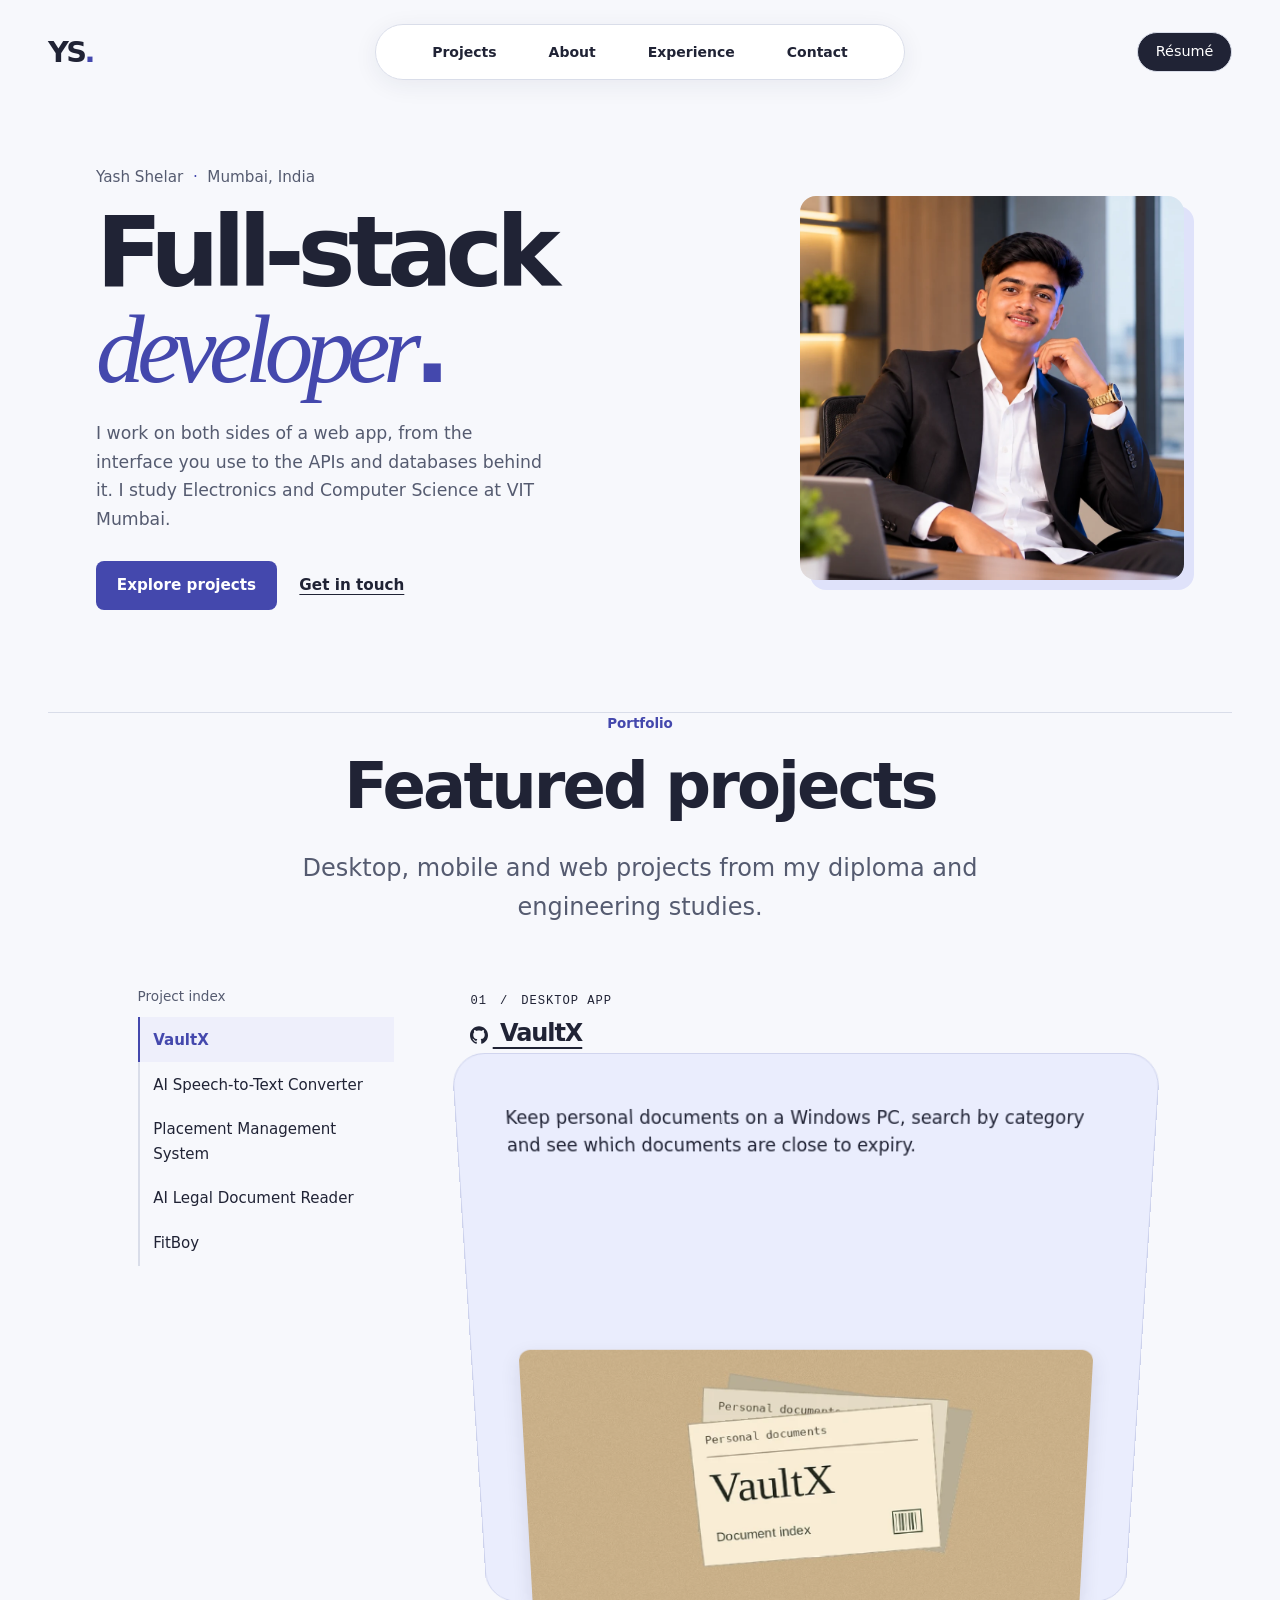
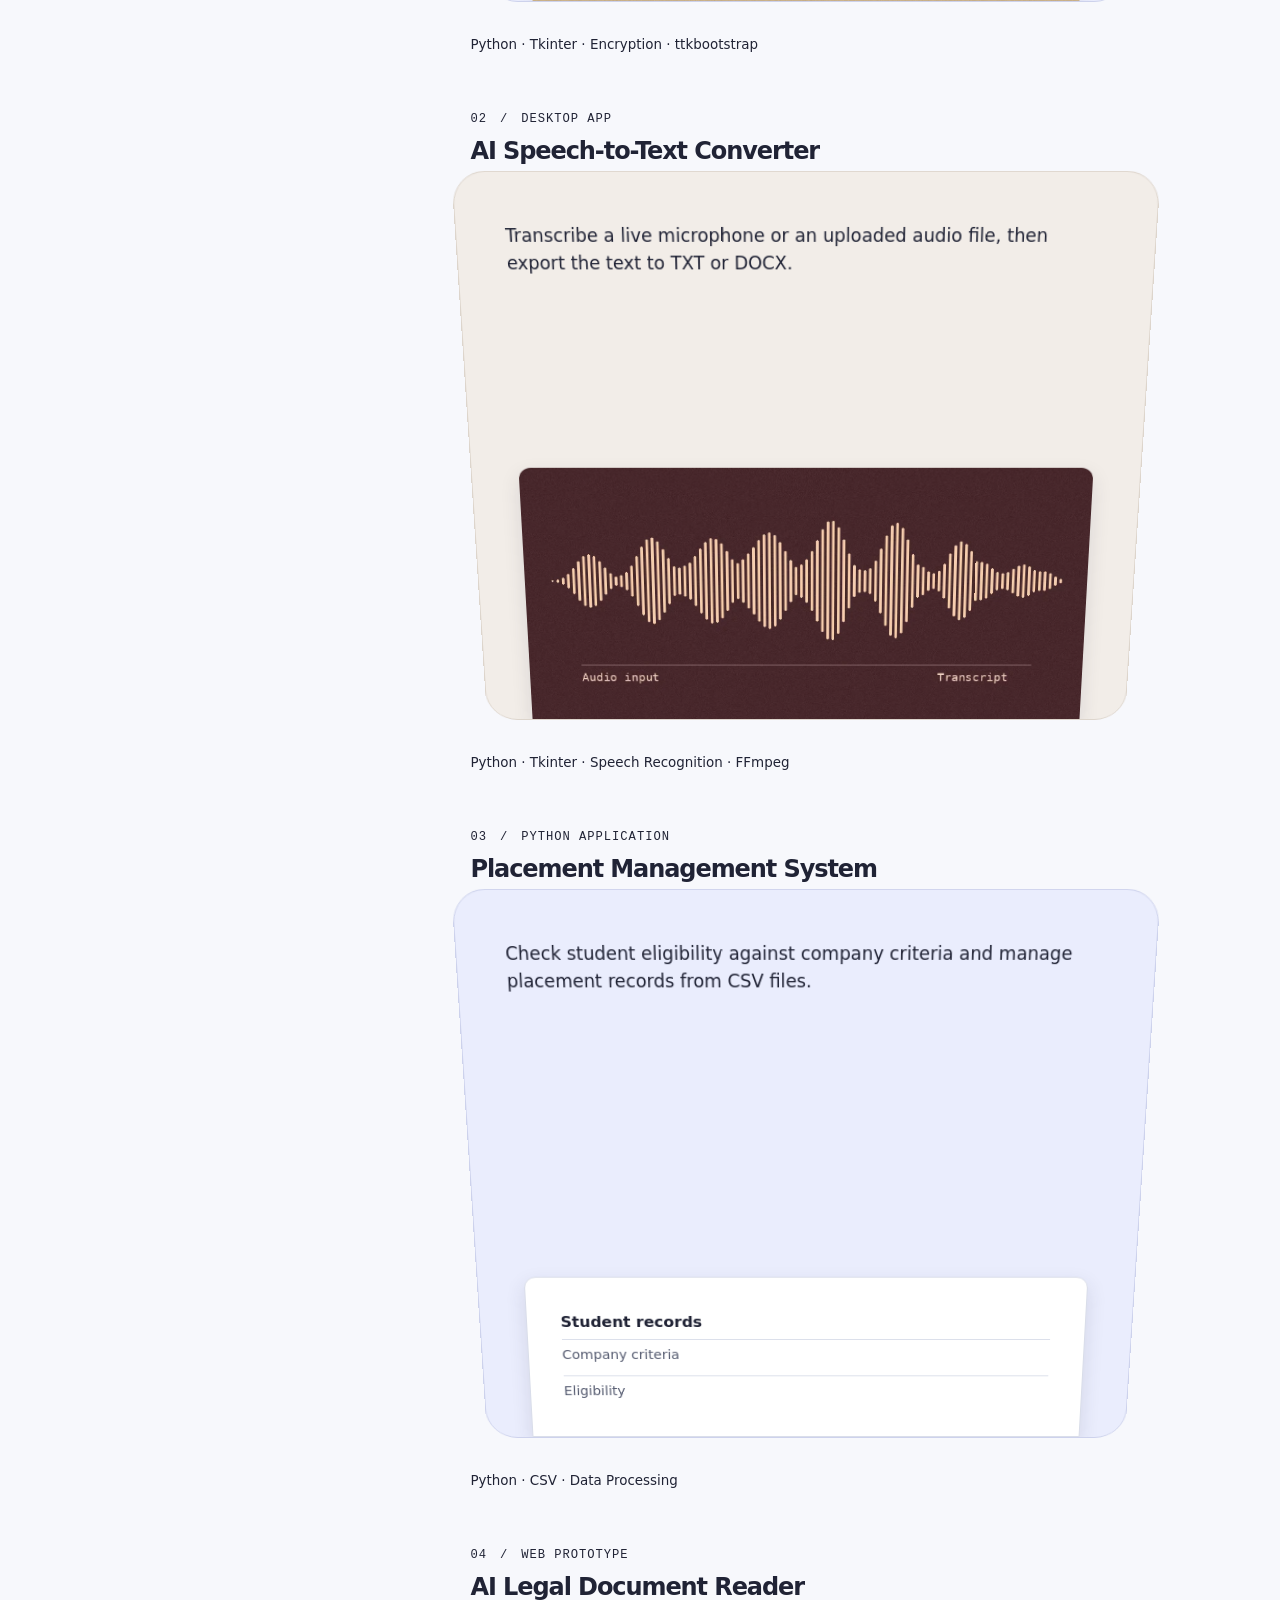
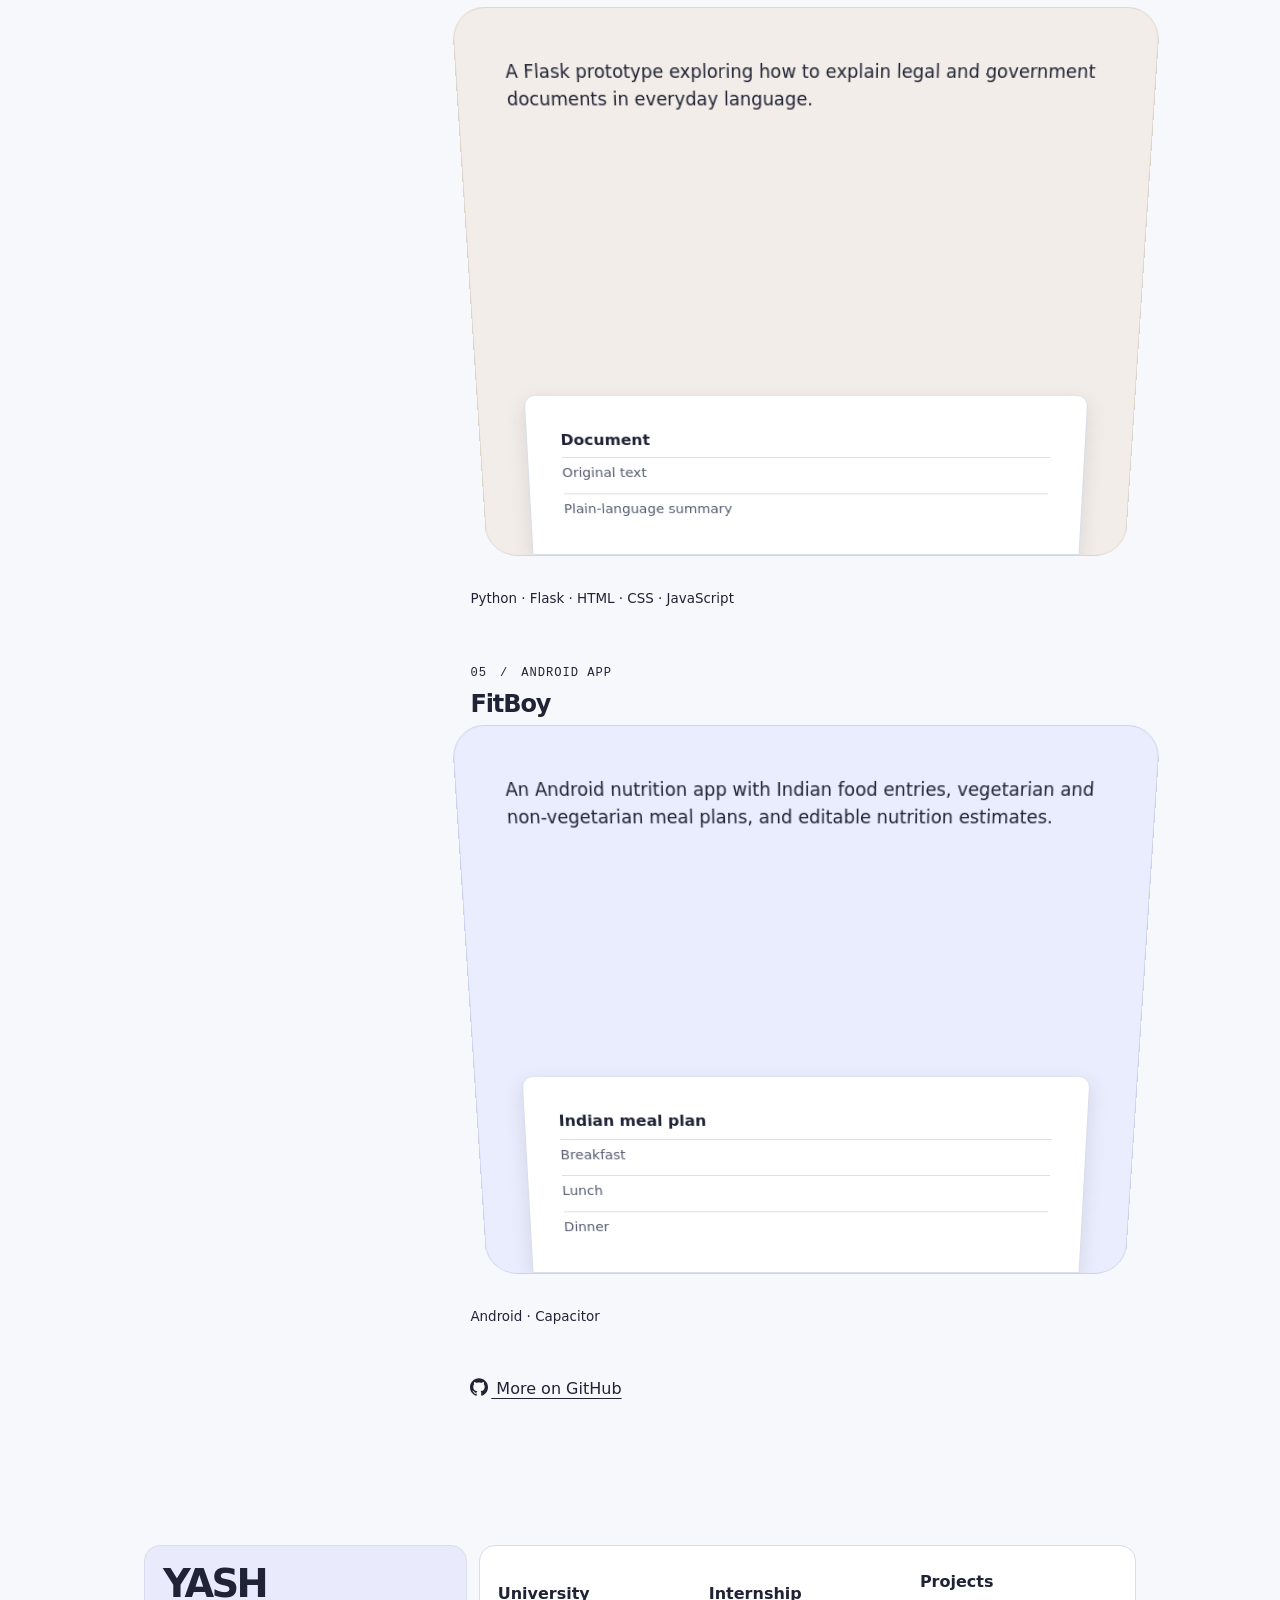
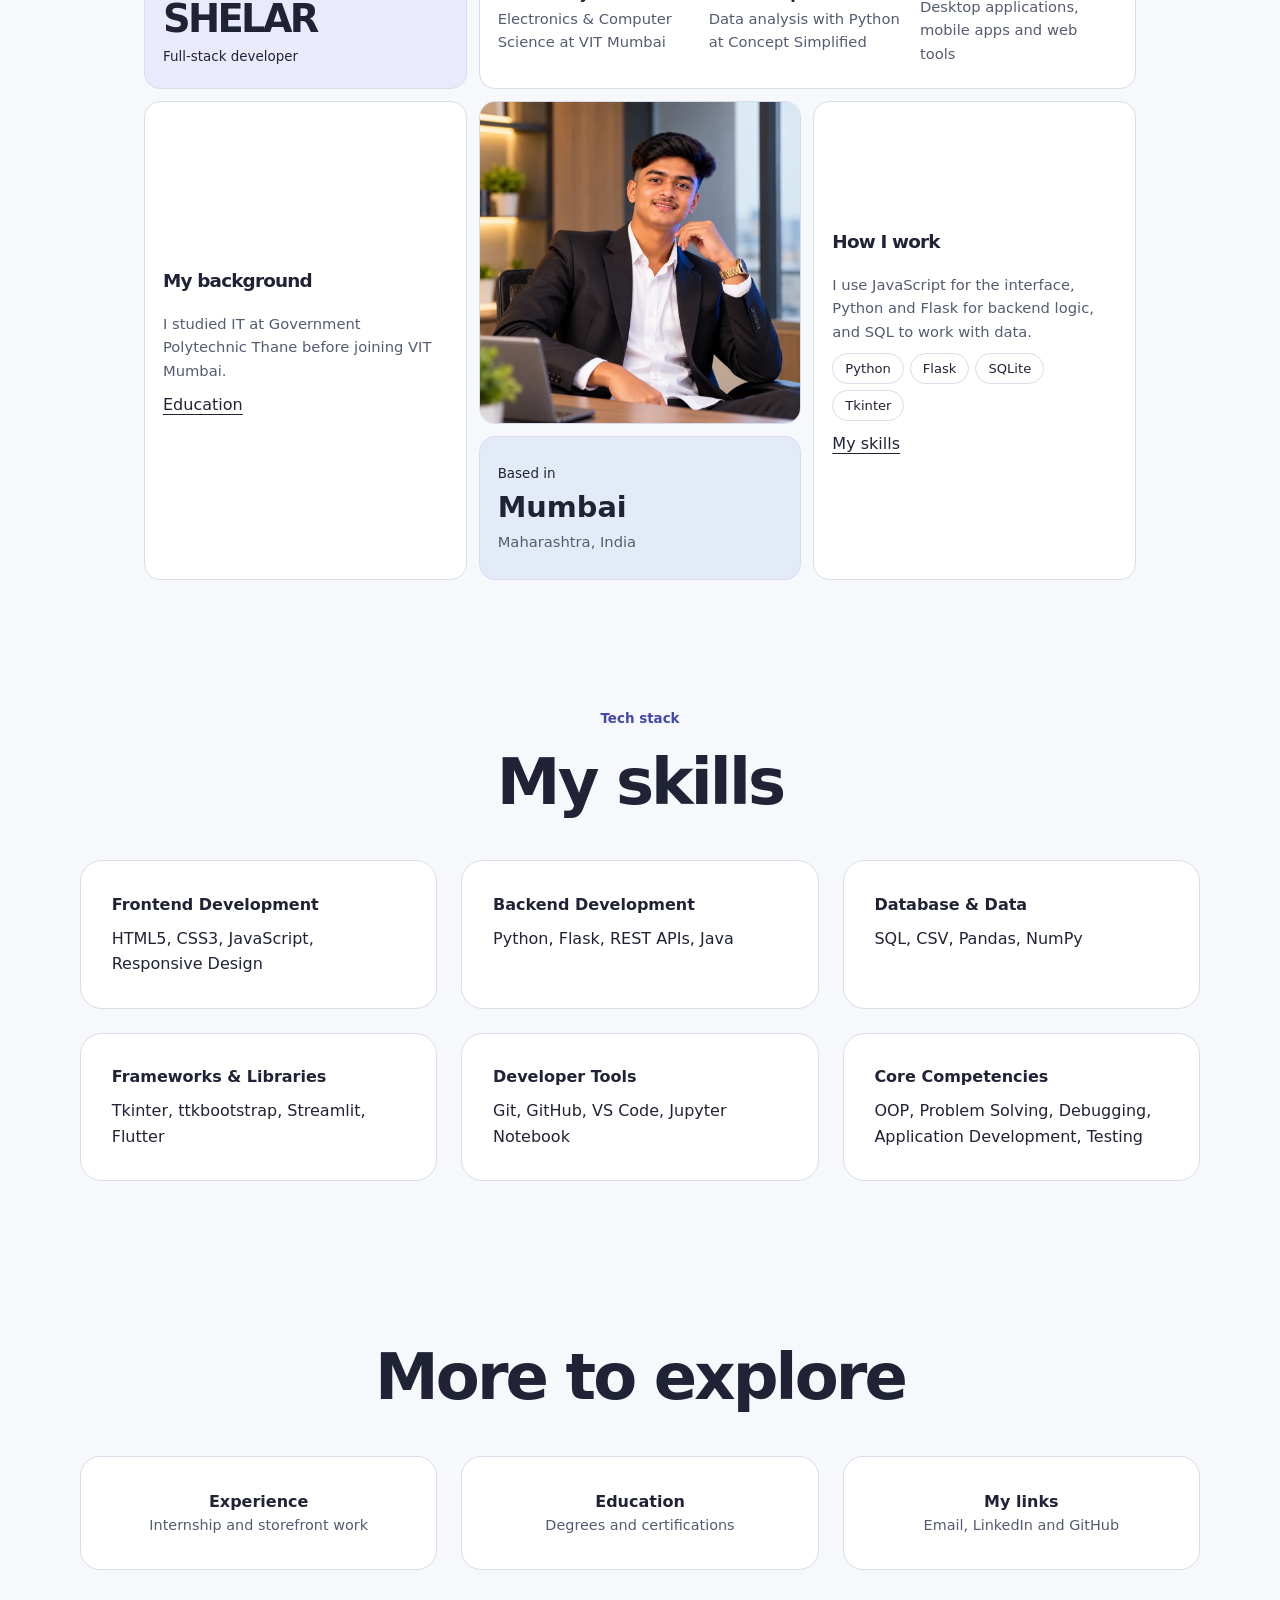
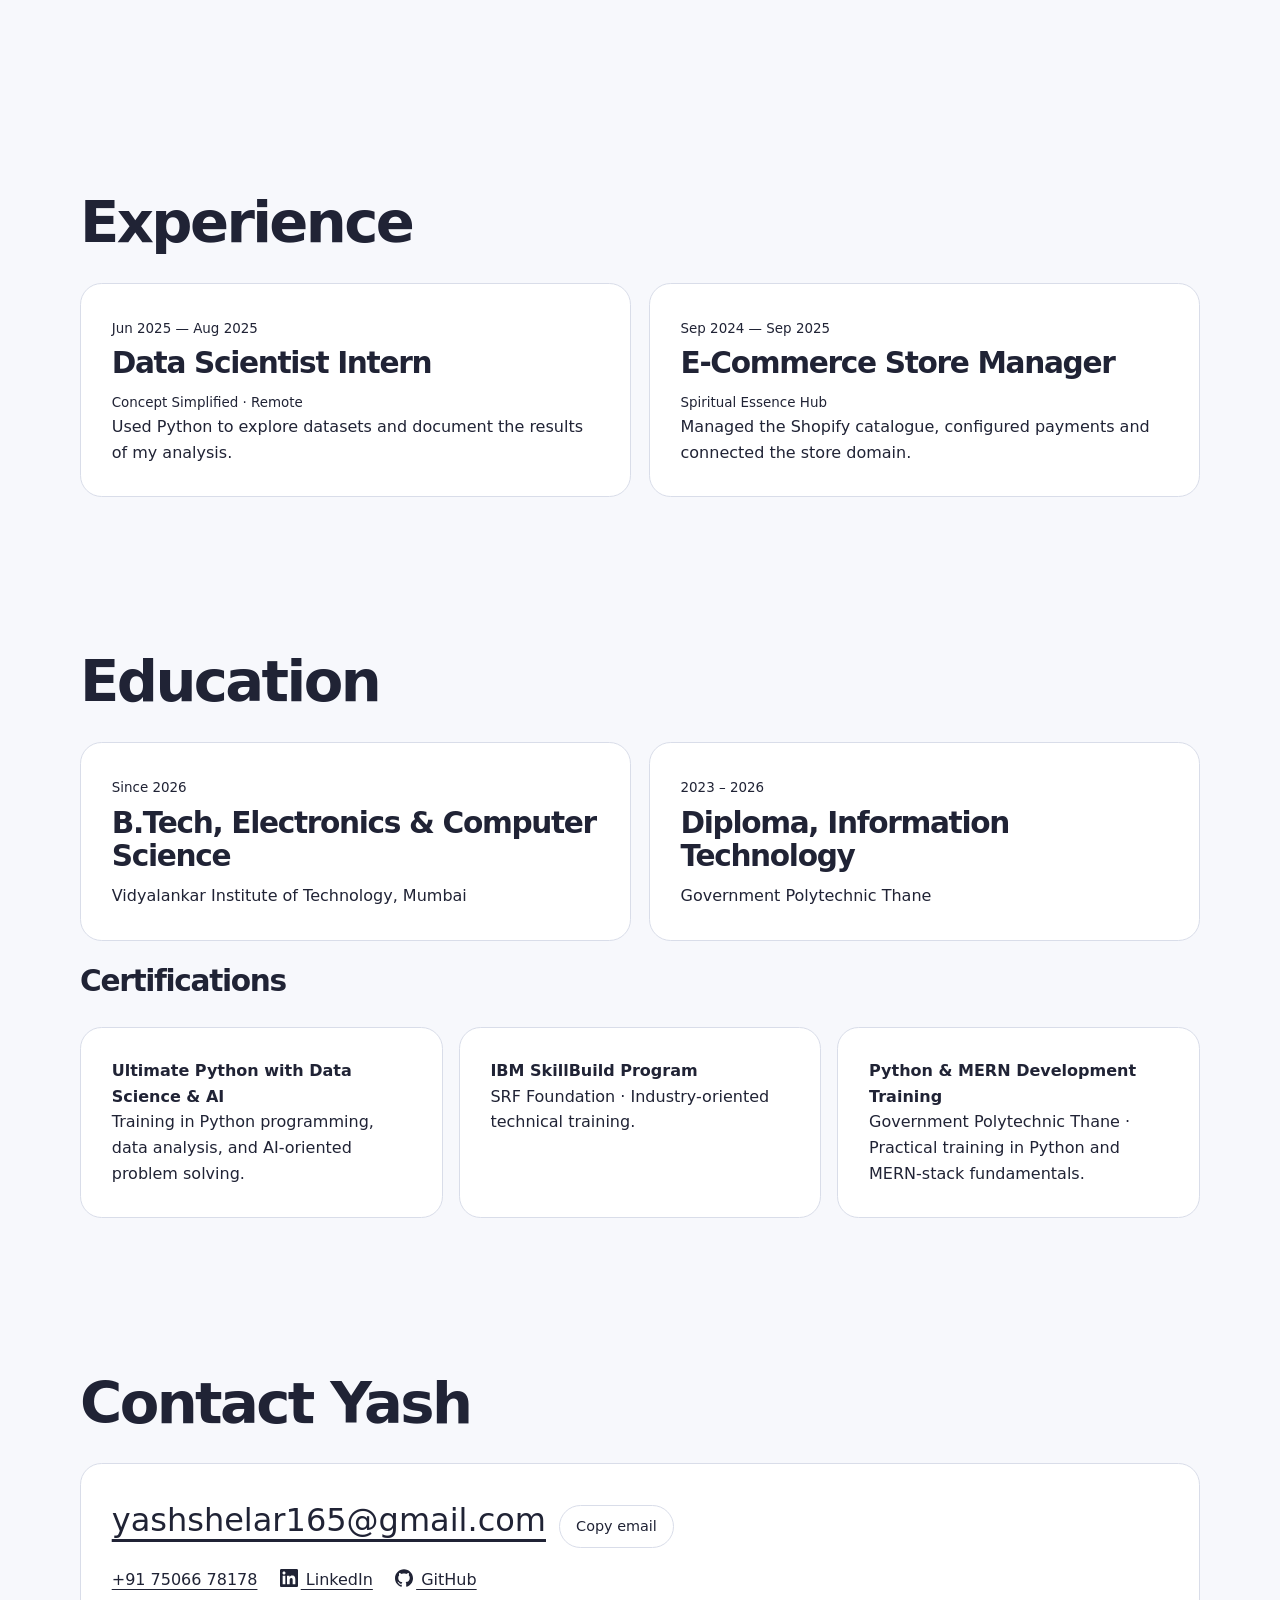
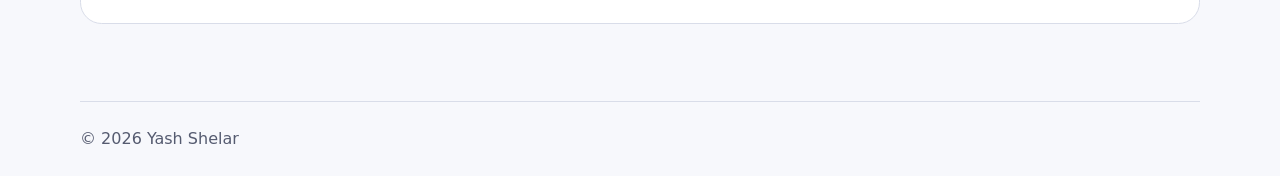
<file: index.html>
<!doctype html>
<html lang="en">
  <head>
    <meta charset="utf-8">
    <meta name="viewport" content="width=device-width, initial-scale=1">
    <title>Yash Shelar — Full-stack developer in Mumbai</title>
    <meta name="description" content="Yash Shelar is a full-stack developer in Mumbai working with JavaScript, Python, Flask and SQL. Explore his work, experience and technical skills.">
    <link rel="canonical" href="https://www.yashshelar.me/">
    <meta property="og:type" content="website">
    <meta property="og:url" content="https://www.yashshelar.me/">
    <meta property="og:title" content="Yash Shelar — Full-stack developer in Mumbai">
    <meta property="og:description" content="Yash Shelar is a full-stack developer in Mumbai working with JavaScript, Python, Flask and SQL. Explore his work, experience and technical skills.">
    <meta property="og:image" content="https://www.yashshelar.me/assets/portfolio-overview-v6.jpg">
    <link rel="image_src" href="https://www.yashshelar.me/assets/portfolio-overview-v6.jpg">
    <meta property="og:image:secure_url" content="https://www.yashshelar.me/assets/portfolio-overview-v6.jpg">
    <meta property="og:image:type" content="image/jpeg">
    <meta property="og:image:width" content="1200">
    <meta property="og:image:height" content="630">
    <meta property="og:image:alt" content="Yash Shelar’s full-stack portfolio with its homepage introduction and featured project previews.">
    <meta name="twitter:card" content="summary_large_image">
    <meta name="twitter:image" content="https://www.yashshelar.me/assets/portfolio-overview-v6.jpg">
    <script>
      document.documentElement.classList.add('js');
      try {
        const seen = sessionStorage.getItem('ys-intro-seen');
        if (!seen && !location.hash && !matchMedia('(prefers-reduced-motion: reduce)').matches) {
          document.documentElement.classList.add('play-intro');
        }
        sessionStorage.setItem('ys-intro-seen', '1');
      } catch { /* Storage is optional. The page opens immediately without it. */ }
      addEventListener('pageshow', event => {
        if (event.persisted) document.documentElement.classList.remove('play-intro');
      });
    </script>
    <link rel="stylesheet" href="style.css">
  </head>
  <body>
    <div class="opening-mark" aria-hidden="true"></div>
    <a class="skip" href="#home">Skip to content</a>
    <header>
      <div class="bar">
        <a class="brand" aria-label="YS home" href="#home">YS<span>.</span>
        </a>
        <button id="menu-toggle" aria-expanded="false" aria-controls="section-nav">Menu</button>
        <nav id="section-nav" aria-label="Main navigation">
          <a href="#projects">Projects</a>
          <a href="#about">About</a>
          <a href="#experience">Experience</a>
          <a href="#contact">Contact</a>
        </nav>
        <a class="resume" href="assets/resume.pdf" download>Résumé</a>
      </div>
    </header>
    <main>
      <section id="home" class="hero">
        <div class="landing">
          <div class="intro-copy">
            <p class="byline">Yash Shelar <span>·</span> Mumbai, India</p>
            <h1>Full-stack<br><em>developer</em><span>.</span></h1>
            <p class="hero-projects">I work on both sides of a web app, from the interface you use to the APIs and databases behind it. I study Electronics and Computer Science at VIT Mumbai.</p>
            <div class="pills"><a href="#projects">Explore projects</a><a href="#contact">Get in touch</a></div>
          </div>
          <figure class="profile-panel"><img src="assets/hero.webp" alt="Yash Shelar" width="1000" height="1000" fetchpriority="high"></figure>
        </div>
      </section>
      <section class="entry" id="projects">
        <small class="section-label">Portfolio</small>
        <h2>Featured projects</h2>
        <p class="section-copy">Desktop, mobile and web projects from my diploma and engineering studies.</p>
        <div class="project-layout">
          <aside class="project-index" aria-label="Project index">
            <p>Project index</p>
            <div class="index-links">
              <a href="#vaultx">VaultX</a>
              <a href="#speech-to-text">AI Speech-to-Text Converter</a>
              <a href="#placement-management">Placement Management System</a>
              <a href="#legal-reader">AI Legal Document Reader</a>
              <a href="#fitboy">FitBoy</a>
            </div>
            <details id="project-menu">
              <summary>Jump to project</summary>
              <div class="index-links">
              <a href="#vaultx">VaultX</a>
              <a href="#speech-to-text">AI Speech-to-Text Converter</a>
              <a href="#placement-management">Placement Management System</a>
              <a href="#legal-reader">AI Legal Document Reader</a>
              <a href="#fitboy">FitBoy</a>
              </div>
            </details>
          </aside>
          <div class="project-list">
          <article id="vaultx">
            <small class="kind">01　/　Desktop app</small>
            <h3>
              <a href="https://github.com/yash0999514/VAULTXDS.PP"><svg class="brand-icon" width="18" height="18" viewBox="0 0 24 24" fill="currentColor" aria-hidden="true" focusable="false"><path d="M12 .297c-6.63 0-12 5.373-12 12 0 5.303 3.438 9.8 8.205 11.385.6.113.82-.258.82-.577 0-.285-.01-1.04-.015-2.04-3.338.724-4.042-1.61-4.042-1.61C4.422 18.07 3.633 17.7 3.633 17.7c-1.087-.744.084-.729.084-.729 1.205.084 1.838 1.236 1.838 1.236 1.07 1.835 2.809 1.305 3.495.998.108-.776.417-1.305.76-1.605-2.665-.3-5.466-1.332-5.466-5.93 0-1.31.465-2.38 1.235-3.22-.135-.303-.54-1.523.105-3.176 0 0 1.005-.322 3.3 1.23.96-.267 1.98-.399 3-.405 1.02.006 2.04.138 3 .405 2.28-1.552 3.285-1.23 3.285-1.23.645 1.653.24 2.873.12 3.176.765.84 1.23 1.91 1.23 3.22 0 4.61-2.805 5.625-5.475 5.92.42.36.81 1.096.81 2.22 0 1.606-.015 2.896-.015 3.286 0 .315.21.69.825.57C20.565 22.092 24 17.592 24 12.297c0-6.627-5.373-12-12-12"/></svg> VaultX</a>
            </h3>
            <div class="project-screen">
              <p>Keep personal documents on a Windows PC, search by category and see which documents are close to expiry.</p>
              <img class="work-image" src="assets/vaultx-cover.webp" width="850" height="400" alt="Illustrated personal document index for VaultX" loading="lazy">
            </div>
            <div class="tech">Python · Tkinter · Encryption · ttkbootstrap</div>
          </article>
          <article id="speech-to-text">
            <small class="kind">02　/　Desktop app</small>
            <h3>AI Speech-to-Text Converter</h3>
            <div class="project-screen">
              <p>Transcribe a live microphone or an uploaded audio file, then export the text to TXT or DOCX.</p>
              <img class="work-image" src="assets/speech-cover.webp" width="850" height="400" alt="Audio waveform for the speech transcription project" loading="lazy">
            </div>
            <div class="tech">Python · Tkinter · Speech Recognition · FFmpeg</div>
          </article>
          <article id="placement-management">
            <small class="kind">03　/　Python application</small>
            <h3>Placement Management System</h3>
            <div class="project-screen">
              <p>Check student eligibility against company criteria and manage placement records from CSV files.</p>
              <div class="sample" aria-label="Project illustration">
                <strong>Student records</strong>
                <span>Company criteria</span>
                <span>Eligibility</span>
              </div>
            </div>
            <div class="tech">Python · CSV · Data Processing</div>
          </article>
          <article id="legal-reader">
            <small class="kind">04　/　Web prototype</small>
            <h3>AI Legal Document Reader</h3>
            <div class="project-screen">
              <p>A Flask prototype exploring how to explain legal and government documents in everyday language.</p>
              <div class="sample" aria-label="Project illustration">
                <strong>Document</strong>
                <span>Original text</span>
                <span>Plain-language summary</span>
              </div>
            </div>
            <div class="tech">Python · Flask · HTML · CSS · JavaScript</div>
          </article>
          <article id="fitboy">
            <small class="kind">05　/　Android app</small>
            <h3>FitBoy</h3>
            <div class="project-screen">
              <p>An Android nutrition app with Indian food entries, vegetarian and non-vegetarian meal plans, and editable nutrition estimates.</p>
              <div class="sample" aria-label="Project illustration">
                <strong>Indian meal plan</strong>
                <span>Breakfast</span>
                <span>Lunch</span>
                <span>Dinner</span>
              </div>
            </div>
            <div class="tech">Android · Capacitor</div>
          </article>
          <a href="https://github.com/yash0999514"><svg class="brand-icon" width="18" height="18" viewBox="0 0 24 24" fill="currentColor" aria-hidden="true" focusable="false"><path d="M12 .297c-6.63 0-12 5.373-12 12 0 5.303 3.438 9.8 8.205 11.385.6.113.82-.258.82-.577 0-.285-.01-1.04-.015-2.04-3.338.724-4.042-1.61-4.042-1.61C4.422 18.07 3.633 17.7 3.633 17.7c-1.087-.744.084-.729.084-.729 1.205.084 1.838 1.236 1.838 1.236 1.07 1.835 2.809 1.305 3.495.998.108-.776.417-1.305.76-1.605-2.665-.3-5.466-1.332-5.466-5.93 0-1.31.465-2.38 1.235-3.22-.135-.303-.54-1.523.105-3.176 0 0 1.005-.322 3.3 1.23.96-.267 1.98-.399 3-.405 1.02.006 2.04.138 3 .405 2.28-1.552 3.285-1.23 3.285-1.23.645 1.653.24 2.873.12 3.176.765.84 1.23 1.91 1.23 3.22 0 4.61-2.805 5.625-5.475 5.92.42.36.81 1.096.81 2.22 0 1.606-.015 2.896-.015 3.286 0 .315.21.69.825.57C20.565 22.092 24 17.592 24 12.297c0-6.627-5.373-12-12-12"/></svg> More on GitHub</a>
        </div>
        </div>
      </section>
      <section id="about" aria-label="About Yash">
        <div class="mosaic">
          <div class="nameplate">
            <strong>YASH<br>SHELAR</strong>
            <small>Full-stack developer</small>
          </div>
          <div class="facts">
            <a href="#education">
              <b>University</b>
              <span>Electronics &amp; Computer Science at VIT Mumbai</span>
            </a>
            <a href="#experience">
              <b>Internship</b>
              <span>Data analysis with Python at Concept Simplified</span>
            </a>
            <a href="#projects">
              <b>Projects</b>
              <span>Desktop applications, mobile apps and web tools</span>
            </a>
          </div>
          <div class="focus">
            <h3>My background</h3>
            <p>I studied IT at Government Polytechnic Thane before joining VIT Mumbai.</p>
            <a href="#education">Education</a>
          </div>
          <img class="tile-photo" src="assets/hero.webp" alt="Portrait of Yash" width="1000" height="1000" loading="lazy">
          <div class="city">
            <small>Based in</small>
            <strong>Mumbai</strong>
            <span>Maharashtra, India</span>
          </div>
          <div class="craft">
            <h3>How I work</h3>
            <p>I use JavaScript for the interface, Python and Flask for backend logic, and SQL to work with data.</p>
            <div class="stack">
              <span>Python</span>
              <span>Flask</span>
              <span>SQLite</span>
              <span>Tkinter</span>
            </div>
            <a href="#skills">My skills</a>
          </div>
        </div>
      </section>
      <section class="entry" id="skills">
        <small class="section-label">Tech stack</small>
        <h2>My skills</h2>
        <div>
          <dl>
            <div>
              <dt>Frontend Development</dt>
              <dd>HTML5, CSS3, JavaScript, Responsive Design</dd>
            </div>
            <div>
              <dt>Backend Development</dt>
              <dd>Python, Flask, REST APIs, Java</dd>
            </div>
            <div>
              <dt>Database &amp; Data</dt>
              <dd>SQL, CSV, Pandas, NumPy</dd>
            </div>
            <div>
              <dt>Frameworks &amp; Libraries</dt>
              <dd>Tkinter, ttkbootstrap, Streamlit, Flutter</dd>
            </div>
            <div>
              <dt>Developer Tools</dt>
              <dd>Git, GitHub, VS Code, Jupyter Notebook</dd>
            </div>
            <div>
              <dt>Core Competencies</dt>
              <dd>OOP, Problem Solving, Debugging, Application Development, Testing</dd>
            </div>
          </dl>
        </div>
      </section>
      <section class="entry" id="other">
        <h2>More to explore</h2>
        <div class="resource-grid">
          <a href="#experience">
            <strong>Experience</strong>
            <span>Internship and storefront work</span>
          </a>
          <a href="#education">
            <strong>Education</strong>
            <span>Degrees and certifications</span>
          </a>
          <a href="#contact">
            <strong>My links</strong>
            <span>Email, LinkedIn and GitHub</span>
          </a>
        </div>
      </section>
      <section class="entry" id="experience">
        <h2>Experience</h2>
        <div>
          <article>
            <small>Jun 2025 — Aug 2025</small>
            <h3>Data Scientist Intern</h3>
            <div class="tech">Concept Simplified · Remote</div>
            <p>Used Python to explore datasets and document the results of my analysis.</p>
          </article>
          <article>
            <small>Sep 2024 — Sep 2025</small>
            <h3>E-Commerce Store Manager</h3>
            <div class="tech">Spiritual Essence Hub</div>
            <p>Managed the Shopify catalogue, configured payments and connected the store domain.</p>
          </article>
        </div>
      </section>
      <section class="entry" id="education">
        <h2>Education</h2>
        <div>
          <article>
            <small>Since 2026</small>
            <h3>B.Tech, Electronics &amp; Computer Science</h3>
            <p>Vidyalankar Institute of Technology, Mumbai</p>
          </article>
          <article>
            <small>2023 – 2026</small>
            <h3>Diploma, Information Technology</h3>
            <p>Government Polytechnic Thane</p>
          </article>
          <h3 class="sub">Certifications</h3>
          <ul>
            <li>
              <strong>Ultimate Python with Data Science &amp; AI</strong>
              <p>Training in Python programming, data analysis, and AI-oriented problem solving.</p>
            </li>
            <li>
              <strong>IBM SkillBuild Program</strong>
              <p>SRF Foundation · Industry-oriented technical training.</p>
            </li>
            <li>
              <strong>Python &amp; MERN Development Training</strong>
              <p>Government Polytechnic Thane · Practical training in Python and MERN-stack fundamentals.</p>
            </li>
          </ul>
        </div>
      </section>
      <section class="entry" id="contact">
        <h2>Contact Yash</h2>
        <div>
          <div class="contact">
            <a href="mailto:yashshelar165@gmail.com">yashshelar165@gmail.com</a>
            <button class="copy-email" hidden>Copy email</button>
            <span class="copy-status" role="status"></span>
            <div class="links">
              <a href="tel:+917506678178">+91 75066 78178</a>
              <a href="https://www.linkedin.com/in/yash-shelar-971937294"><svg class="brand-icon" width="18" height="18" viewBox="0 0 24 24" fill="currentColor" aria-hidden="true" focusable="false"><path d="M20.447 20.452h-3.554v-5.569c0-1.328-.027-3.037-1.852-3.037-1.853 0-2.136 1.445-2.136 2.939v5.667H9.351V9h3.414v1.561h.046c.477-.9 1.637-1.85 3.37-1.85 3.601 0 4.267 2.37 4.267 5.455v6.286zM5.337 7.433c-1.144 0-2.063-.926-2.063-2.065 0-1.138.92-2.063 2.063-2.063 1.14 0 2.064.925 2.064 2.063 0 1.139-.925 2.065-2.064 2.065zm1.782 13.019H3.555V9h3.564v11.452zM22.225 0H1.771C.792 0 0 .774 0 1.729v20.542C0 23.227.792 24 1.771 24h20.451C23.2 24 24 23.227 24 22.271V1.729C24 .774 23.2 0 22.222 0h.003z"/></svg> LinkedIn</a>
              <a href="https://github.com/yash0999514"><svg class="brand-icon" width="18" height="18" viewBox="0 0 24 24" fill="currentColor" aria-hidden="true" focusable="false"><path d="M12 .297c-6.63 0-12 5.373-12 12 0 5.303 3.438 9.8 8.205 11.385.6.113.82-.258.82-.577 0-.285-.01-1.04-.015-2.04-3.338.724-4.042-1.61-4.042-1.61C4.422 18.07 3.633 17.7 3.633 17.7c-1.087-.744.084-.729.084-.729 1.205.084 1.838 1.236 1.838 1.236 1.07 1.835 2.809 1.305 3.495.998.108-.776.417-1.305.76-1.605-2.665-.3-5.466-1.332-5.466-5.93 0-1.31.465-2.38 1.235-3.22-.135-.303-.54-1.523.105-3.176 0 0 1.005-.322 3.3 1.23.96-.267 1.98-.399 3-.405 1.02.006 2.04.138 3 .405 2.28-1.552 3.285-1.23 3.285-1.23.645 1.653.24 2.873.12 3.176.765.84 1.23 1.91 1.23 3.22 0 4.61-2.805 5.625-5.475 5.92.42.36.81 1.096.81 2.22 0 1.606-.015 2.896-.015 3.286 0 .315.21.69.825.57C20.565 22.092 24 17.592 24 12.297c0-6.627-5.373-12-12-12"/></svg> GitHub</a>
            </div>
          </div>
        </div>
      </section>
    </main>
    <footer>© 2026 Yash Shelar</footer>
    <script>
const header = document.querySelector('header');
const menuButton = document.querySelector('#menu-toggle');
const sectionNav = document.querySelector('#section-nav');
const projectMenu = document.querySelector('#project-menu');
function closeMenus() {
  menuButton.setAttribute('aria-expanded', 'false');
  projectMenu.open = false;
}
menuButton.addEventListener('click', () => {
  const expanded = menuButton.getAttribute('aria-expanded') === 'true';
  menuButton.setAttribute('aria-expanded', String(!expanded));
});
document.addEventListener('click', event => {
  if (event.target.closest('a') || !header.contains(event.target)) menuButton.setAttribute('aria-expanded', 'false');
  if (event.target.closest('a') || !projectMenu.contains(event.target)) projectMenu.open = false;
});
document.addEventListener('keydown', event => {
  if (event.key !== 'Escape') return;
  if (menuButton.getAttribute('aria-expanded') === 'true') menuButton.focus();
  else if (projectMenu.open) projectMenu.querySelector('summary').focus();
  closeMenus();
});

const sectionLinks = [...sectionNav.querySelectorAll('a')];
const projectLinks = [...document.querySelectorAll('.index-links a')];
const sections = sectionLinks.map(link => document.getElementById(link.hash.slice(1)));
const projects = [...document.querySelectorAll('.project-list article')];
const compactIndex = matchMedia('(max-width: 850px)');
function activeAt(elements, threshold) {
  return elements.filter(element => element.getBoundingClientRect().top <= threshold).pop()?.id;
}
function markCurrent(links, id) {
  for (const link of links) {
    if (id && link.hash === '#' + id) link.setAttribute('aria-current', 'location');
    else link.removeAttribute('aria-current');
  }
}
let scheduled = false;
function reflectScroll() {
  scheduled = false;
  const top = Math.max(header.getBoundingClientRect().bottom + 24, parseFloat(getComputedStyle(document.documentElement).scrollPaddingTop) + 2);
  const atEnd = Math.ceil(scrollY + innerHeight) >= document.documentElement.scrollHeight - 2;
  markCurrent(sectionLinks, atEnd ? 'contact' : activeAt(sections, top));
  const indexHeight = compactIndex.matches ? projectMenu.querySelector('summary').offsetHeight : 0;
  const project = activeAt(projects, top + indexHeight + 24) || projects[0].id;
  markCurrent(projectLinks, project);
}
function queueScrollUpdate() {
  if (!scheduled) {
    scheduled = true;
    requestAnimationFrame(reflectScroll);
  }
}
addEventListener('scroll', queueScrollUpdate, {passive:true});
addEventListener('resize', queueScrollUpdate);
addEventListener('pageshow', queueScrollUpdate);
reflectScroll();

const copyButton = document.querySelector('.copy-email');
const emailLink = document.querySelector('.contact a[href^="mailto:"]');
const copyStatus = document.querySelector('.copy-status');
copyButton.hidden = false;
copyButton.addEventListener('click', async () => {
  try {
    await navigator.clipboard.writeText(emailLink.textContent.trim());
    copyStatus.textContent = 'Email copied.';
  } catch {
    const range = document.createRange();
    range.selectNodeContents(emailLink);
    const selection = getSelection();
    selection.removeAllRanges();
    selection.addRange(range);
    copyStatus.textContent = 'Email selected. Use your device’s Copy command.';
  }
});

// Only animate elements near the viewport, and release listeners when motion is disabled.
function enableMotion() {
  const controller = new AbortController();
  const { signal } = controller;
  const reveals = document.querySelectorAll(
    '.mosaic > *, .entry > h2, .entry article, #skills dl > div, .resource-grid > a, .contact'
  );
  const screens = document.querySelectorAll('.project-screen');
  const visible = new Set();
  let frame = 0;

  const entrance = new IntersectionObserver(entries => {
    const entering = entries.filter(entry => entry.isIntersecting);
    entering.forEach(({target}, index) => {
      target.style.setProperty('--reveal-delay', Math.min(index, 3) * 65 + 'ms');
      target.classList.replace('motion-pending', 'motion-visible');
      entrance.unobserve(target);
    });
  }, { threshold: 0.04 });

  function updateAngles() {
    frame = 0;
    for (const screen of visible) {
      const rect = screen.getBoundingClientRect();
      const distance = (rect.top + rect.height / 2 - innerHeight / 2) / ((innerHeight + rect.height) / 2);
      screen.style.setProperty('--scroll-tilt', (Math.max(-1, Math.min(1, distance)) * 11).toFixed(2) + 'deg');
    }
  }
  function scheduleUpdate() {
    if (!frame && visible.size) frame = requestAnimationFrame(updateAngles);
  }
  const viewport = new IntersectionObserver(entries => {
    for (const {target, isIntersecting} of entries) {
      if (isIntersecting) visible.add(target);
      else visible.delete(target);
    }
    scheduleUpdate();
  }, { rootMargin: '64px' });

  for (const element of reveals) {
    element.classList.add('motion-pending');
    entrance.observe(element);
  }
  for (const screen of screens) {
    viewport.observe(screen);
    screen.addEventListener('pointermove', event => {
      if (event.pointerType !== 'mouse') return;
      const rect = screen.getBoundingClientRect();
      const x = (event.clientX - rect.left) / rect.width - .5;
      screen.style.setProperty('--pointer-tilt', (x * 10).toFixed(2) + 'deg');
    }, {signal});
    screen.addEventListener('pointerleave', () => screen.style.removeProperty('--pointer-tilt'), {signal});
  }
  addEventListener('scroll', scheduleUpdate, { passive: true, signal });
  addEventListener('resize', scheduleUpdate, { signal });
  return () => {
    controller.abort();
    cancelAnimationFrame(frame);
    viewport.disconnect();
    entrance.disconnect();
    for (const element of reveals) {
      element.classList.remove('motion-pending', 'motion-visible');
      element.style.removeProperty('--reveal-delay');
    }
    for (const screen of screens) {
      screen.style.removeProperty('--scroll-tilt');
      screen.style.removeProperty('--pointer-tilt');
    }
  };
}

if ('IntersectionObserver' in window) {
  const preference = matchMedia('(prefers-reduced-motion: reduce)');
  let stop;
  function applyPreference() {
    stop?.();
    stop = preference.matches ? undefined : enableMotion();
  }
  preference.addEventListener('change', applyPreference);
  applyPreference();
}
    </script>
  </body>
</html>
</file>
<file: style.css>
:root{--bg:#f7f8fc;--panel:#fff;--line:#d9dde9;--text:#202335;--muted:#555b70;--accent:#4448ad;--width:min(90%,70rem)}
*{box-sizing:border-box}
html{scroll-behavior:smooth;scroll-padding-top:7rem}
body{margin:0;background:var(--bg);color:var(--text);font:1rem/1.6 system-ui,sans-serif}
h1,h2,h3,p,dl,dd{margin:0}
h1,h2,h3{line-height:1.12;letter-spacing:-.045em}
a{color:inherit;text-underline-offset:.25em}
a:hover{color:var(--accent)}
a:focus-visible,input:focus-visible,button:focus-visible{outline:2px solid var(--accent);outline-offset:4px}
.skip{position:absolute;clip-path:inset(50%);height:1px;width:1px;overflow:hidden}
.skip:focus{clip-path:none;z-index:5;top:.5rem;left:.5rem;width:auto;height:auto;background:var(--panel);padding:.75rem}
header{position:sticky;top:0;z-index:3;background:linear-gradient(var(--bg) 55%,transparent)}
.bar{width:var(--width);margin:auto;min-height:5.5rem;display:grid;grid-template-columns:1fr auto 1fr;align-items:center;gap:1rem}
.brand{font-size:1.8rem;font-weight:800;letter-spacing:-.09em;text-decoration:none;justify-self:start}
.brand span,h1 span{color:var(--accent)}
nav,.resume{border-radius:99px;border:1px solid var(--line)}
nav{display:flex;background:#ffffffef;padding:.25rem;backdrop-filter:blur(12px)}
nav a,.resume{text-decoration:none;font-weight:500}
nav a{padding:.43rem .85rem;font-size:.875rem;border-radius:99px}
nav a:hover{background:#edf0fd}
.resume{justify-self:end;background:var(--text);color:white;padding:.46rem 1.1rem;font-size:.9rem}
.resume:hover{color:white;background:#393c86}
.entry,footer{width:var(--width);margin:auto}
.entry{padding:clamp(2.6rem,6vw,5rem) 0;border-top:1px solid var(--line)}
h2{font-size:clamp(2rem,4.5vw,3.65rem);margin-bottom:1.7rem}
h3{font-size:clamp(1.25rem,2.4vw,1.85rem);margin:.45rem 0 .65rem}
article,.bio,#skills dl>div,#education li,.contact{background:var(--panel);border:1px solid var(--line);border-radius:1.35rem;padding:clamp(1.1rem,2.4vw,2rem)}
#about>div,#projects>div,#experience>div,#education>div,#skills dl{display:grid;grid-template-columns:repeat(2,minmax(0,1fr));gap:1.1rem}
#about>div{grid-template-columns:2fr 1fr 1fr}
.more{display:flex;flex-direction:column;justify-content:center;gap:.75rem;padding:1.4rem 2rem;border:1px solid var(--line);border-radius:1.35rem}
.bio p+p,.tech{margin-top:.75rem}
.work-image{border-radius:.8rem;width:100%;height:auto;display:block;margin-bottom:1.25rem}
small,.tech{font-size:.84rem}
#education .sub,#education ul{grid-column:1/-1}
#education ul{display:grid;grid-template-columns:repeat(3,1fr);gap:1rem;margin:0;padding:0;list-style:none}
dt{font-weight:650;margin-bottom:.5rem}
.contact>a{font-size:clamp(1.15rem,3vw,2rem);overflow-wrap:anywhere}
.links{display:flex;flex-wrap:wrap;gap:.6rem 1.4rem;margin-top:.85rem}
footer{border-top:1px solid var(--line);padding:1.5rem 0;color:var(--muted)}

header{position:fixed;inset:0 0 auto;padding:24px 0;background:transparent;pointer-events:none}
.bar{max-width:1400px;width:100%;min-height:56px;margin:auto;padding:0 48px;pointer-events:none}
.bar>*{pointer-events:auto}
nav{height:56px;padding:4px 32px;align-items:center;gap:4px;box-shadow:0 5px 24px #23294612;background:#ffffffed}
nav a{font-size:14px;font-weight:600;padding:10px 24px}
.hero { width: min(88%, 68rem); margin: auto; padding: clamp(8.75rem, 13vw, 12.5rem) 0 clamp(4rem, 8vw, 7rem); }
.landing { display: grid; grid-template-columns: minmax(0, 1.35fr) minmax(0, .85fr); align-items: center; gap: clamp(2rem, 6vw, 6rem); }
.byline { font: 500 .95rem/1.5 system-ui, sans-serif; color: var(--muted); }
.byline span { margin: 0 .3rem; color: var(--accent); }
.landing h1 { font-size: clamp(3.8rem, 7.6vw, 7.2rem); line-height: .98; letter-spacing: -.075em; margin: 1rem 0 1.4rem; }
.landing h1 em { font-family: Georgia, serif; font-weight: 400; color: var(--accent); }
.hero-projects { max-width: 41ch; font-size: clamp(1rem, 1.35vw, 1.2rem); line-height: 1.65; color: var(--muted); }
.hero-projects a { color: var(--text); text-decoration-color: #8b8dc3; }
.pills { display: flex; flex-wrap: wrap; gap: 1.4rem; align-items: center; margin-top: 1.75rem; }
.pills a { font-size: .95rem; font-weight: 600; }
.pills a:first-child { padding: .75rem 1.3rem; border-radius: 8px; color: white; background: var(--accent); text-decoration: none; }
.pills a:first-child:hover { background: #353889; }
.profile-panel { margin: 0; width: 100%; max-width: 24rem; justify-self: end; position: relative; }
.profile-panel::before { content: ""; position: absolute; inset: 10px -10px -10px 10px; background: #dfe2fa; border-radius: 1rem; }
.profile-panel img { display: block; position: relative; width: 100%; height: auto; object-fit: contain; border-radius: 1rem; }
.stack span { padding: 4px 12px; border: 1px solid var(--line); border-radius: 99px; font-size: .82rem; }
#projects { border-top: 1px solid var(--line); padding-top: 3rem; }
#about{width:min(100%,1024px);margin:auto;padding:0 16px 128px}
#about>.mosaic{display:grid;grid-template-columns:repeat(3,minmax(0,1fr));grid-template-rows:9rem auto 9rem;gap:12px}
.mosaic>*{border:1px solid var(--line);border-radius:16px;background:var(--panel);padding:18px;min-width:0}
.mosaic h3{font-size:1.15rem}.mosaic p,.facts span,.city span{font-size:.92rem;color:var(--muted)}
.nameplate{display:grid;align-content:center;background:#e9ebfd}.nameplate strong{font-size:clamp(1.5rem,3vw,2.65rem);line-height:.9;letter-spacing:-.07em}
.nameplate small{margin-top:.6rem}
.facts{grid-column:span 2;display:flex;align-items:center;gap:14px}.facts a{flex:1;text-decoration:none}.facts span,.facts b{display:block}
.focus,.craft{grid-row:2/4;display:flex;flex-direction:column;justify-content:center;gap:10px}
.focus{grid-column:1}.craft{grid-column:3}
.tile-photo{grid-column:2;grid-row:2;width:100%;height:auto;aspect-ratio:1;object-fit:cover;padding:0}
.city{grid-column:2;grid-row:3;display:grid;align-content:center;background:#e4ebf8}.city strong{font-size:1.8rem}
.stack{display:flex;flex-wrap:wrap;gap:6px}
.entry{border-top:0}
#projects,#skills,#other{width:min(100%,1184px);margin:auto;padding:0 32px 144px}
#projects h2,#skills h2,#other h2{font-size:clamp(2.4rem,5vw,4rem);line-height:1.2;text-align:center;margin:14px 0}
.section-label,.section-copy{display:block;text-align:center}
.section-label{color:var(--accent);font-weight:600}
.section-copy{font-size:clamp(1rem,2vw,1.5rem);font-weight:350;line-height:1.6;margin:24px auto 60px;max-width:48rem;color:var(--muted)}
#projects>div{gap:64px 80px}
#projects article{padding:0;background:none;border:0}
.kind{font: .76rem ui-monospace,monospace;text-transform:uppercase;letter-spacing:.08em}
#projects h3{font-size:1.5rem;margin:8px 0 16px}
.project-screen{display:flex;flex-direction:column;justify-content:space-between;aspect-ratio:6/5;border-radius:32px;background:#eaedfd;border:1px solid #cdd2ec;overflow:hidden;padding:7% 7% 0}
#projects article:nth-child(even) .project-screen{background:#f2ede8;border-color:#ddd5cc}
.project-screen p{font-size:clamp(1rem,1.35vw,1.15rem);line-height:1.5;color:var(--text);font-weight:500}
.project-screen img,.sample{width:100%;height:auto;max-height:64%;border-radius:12px 12px 0 0;margin:18px 0 0;object-fit:cover;box-shadow:0 8px 20px #30324620}
.sample{display:grid;gap:6px;background:white;padding:6%;border:1px solid var(--line);overflow:hidden}
.sample span{border-top:1px solid var(--line);padding:5px 0;color:var(--muted);font-size:.88rem}
#projects>div>a{grid-column:1/-1;text-align:center}
#skills dl,.resource-grid{display:grid;grid-template-columns:repeat(3,minmax(0,1fr));gap:24px;margin-top:40px}
.resource-grid a{padding:32px 24px;text-align:center;border:1px solid var(--line);border-radius:20px;text-decoration:none;background:white}
.resource-grid strong,.resource-grid span{display:block}.resource-grid span{color:var(--muted);font-size:.9rem}
@media(max-width:1023px){nav{padding-inline:10px}nav a{padding-inline:14px}#projects>div{grid-template-columns:1fr;max-width:40rem;margin:auto}}
@media(max-width:767px){
header{padding:10px 0}.bar{padding:0 12px;gap:6px;grid-template-columns:auto 1fr auto}
.brand{font-size:1.2rem}nav{justify-self:center;height:auto;padding:3px;gap:0}nav a{font-size:.75rem;padding:6px}.resume{font-size:.74rem;padding:5px 8px}
.hero { width: min(88%, 36rem); padding: 6.25rem 0 3.5rem; }
.landing { grid-template-columns: 1fr; gap: 2rem; }
.profile-panel { width: min(100%, 22rem); justify-self: start; }

.landing h1 { font-size: clamp(3.25rem, 12vw, 5.5rem); }
#about>.mosaic{grid-template-columns:repeat(2,minmax(0,1fr));grid-template-rows:auto;gap:10px}
.mosaic>*{grid-row:auto;grid-column:auto;padding:12px}.mosaic .nameplate{grid-area:1/1}.mosaic .tile-photo{grid-area:1/2;padding:0}
.mosaic .facts{grid-column:span 2;flex-wrap:wrap}.facts a{min-width:8rem}
.mosaic .city{grid-column:span 2}
#about,#projects,#skills,#other{padding:0 16px 72px}
.project-screen{aspect-ratio:auto;min-height:16rem}
#skills dl,.resource-grid,#education ul,#education>div,#experience>div{grid-template-columns:1fr}
}

@media(prefers-reduced-motion:reduce){html{scroll-behavior:auto}}

.opening-mark { display: none; }
@media (prefers-reduced-motion: no-preference) {
  .play-intro .opening-mark {
    position: fixed;
    inset: 0;
    z-index: 10;
    pointer-events: none;
    display: grid;
    place-items: center;
    background: #f1f1ff;
    animation: opening-curtain 1.05s cubic-bezier(.7,0,.25,1) forwards;
  }
  .opening-mark::before {
    content: "";
    width: clamp(6rem, 18vw, 11rem);
    height: 4px;
    border-radius: 4px;
    background: var(--accent);
    animation: opening-stroke .68s cubic-bezier(.24,.75,.25,1) both;
  }
  .play-intro .landing h1 { animation-delay: .70s; }
  .play-intro .profile-panel { animation-delay: .76s; }
  .play-intro .pills a { animation-delay: 1.02s; }
  body:focus-within .opening-mark { visibility: hidden !important; }
}
@keyframes opening-curtain {
  0%, 52% { clip-path: inset(0); }
  99% { visibility: visible; }
  to { clip-path: inset(0 0 100% 0); visibility: hidden; }
}
@keyframes opening-stroke {
  from { opacity: 0; transform: scaleX(.035); }
  30% { opacity: 1; }
  to { opacity: 1; transform: scaleX(1); }
}

/* The page is readable at rest, including when scripting is unavailable. */
@media (prefers-reduced-motion: no-preference) {
  .landing { perspective: 1100px; }
  .play-intro .landing h1 { animation: title-in .6s .70s cubic-bezier(.2,.72,.25,1) both; }
  .play-intro .profile-panel {
    transform-origin: center 75%;
    animation: panel-in .85s .76s cubic-bezier(.18,.72,.22,1) both;
  }
  .play-intro .pills a { animation: title-in .45s 1.02s both; }

  #projects article { perspective: 1000px; }
  .project-screen { transform: rotateX(var(--scroll-tilt,0deg)) rotateY(var(--pointer-tilt,0deg)); }
  .motion-pending { opacity: 0; transform: translateY(15px) scale(.95); }
  .motion-visible { animation: tile-in .65s var(--reveal-delay,0ms) cubic-bezier(.18,.75,.22,1) backwards; }
}
@keyframes title-in {
  from { opacity: 0; transform: translateY(10px); }
  to { opacity: 1; transform: none; }
}
@keyframes panel-in {
  from { opacity: 0; transform: translateY(24px) rotateX(12deg) scale(.95); }
  to { opacity: 1; transform: none; }
}
@keyframes tile-in {
  from { opacity: 0; transform: translateY(15px) scale(.95); }
  to { opacity: 1; transform: none; }
}

#menu-toggle { display:none; }
#section-nav a[aria-current] { background:#e8eaff; color:var(--accent); }
#projects > .project-layout { display:grid; grid-template-columns:minmax(12rem,16rem) minmax(0,42rem); justify-content:center; gap:clamp(2rem,6vw,5rem); max-width:none; }
.project-index { align-self:start; position:sticky; top:7.5rem; }
.project-index p { font-size:.85rem; color:var(--muted); margin-bottom:.6rem; }
.index-links { display:grid; }
.index-links a { padding:.65rem .85rem; border-left:2px solid var(--line); text-decoration:none; font-size:.94rem; }
.index-links a[aria-current] { border-color:var(--accent); color:var(--accent); background:#eeeffb; font-weight:600; }
#project-menu { display:none; }
.project-list { display:grid; gap:3rem; min-width:0; }
.project-list > a { justify-self:start; }
.brand-icon { display:inline-block; vertical-align:-.13em; margin-right:.18em; }
.copy-email, #menu-toggle { font:inherit; font-size:.9rem; border-radius:99px; padding:.55rem 1rem; background:white; color:var(--text); border:1px solid var(--line); cursor:pointer; }
.copy-email { margin:.35rem .5rem; }
.copy-status { font-size:.88rem; color:var(--muted); }
button:focus-visible,summary:focus-visible { outline:2px solid var(--accent); outline-offset:3px; }
@media(max-width:850px) {
  #projects > .project-layout { grid-template-columns:minmax(0,40rem); gap:1rem; }
  .project-index { top:6.4rem; z-index:2; background:var(--bg); }
  .project-index > p,.project-index > .index-links { display:none; }
  #project-menu { display:block; border:1px solid var(--line); border-radius:12px; background:white; }
  #project-menu summary { padding:.65rem .85rem; cursor:pointer; font-weight:600; }
  #project-menu .index-links { position:absolute; left:0; right:0; background:white; border:1px solid var(--line); border-radius:8px; box-shadow:0 8px 20px #20233515; }
  .project-list article { scroll-margin-top:3.5rem; }
}
@media(max-width:767px) {
  header { background:var(--bg); }
  .bar { position:relative; grid-template-columns:1fr auto auto; gap:.5rem; }
  header .brand { display:block; }
  .resume { grid-column:2; grid-row:1; font-size:.88rem; padding:.52rem .9rem; }
  .js #menu-toggle { display:block; grid-row:1; grid-column:3; }
  #section-nav { grid-column:1/-1; flex-wrap:wrap; }
  .js #section-nav { display:none; position:absolute; right:12px; top:calc(100% + 5px); height:auto; min-width:12rem; background:white; border-radius:16px; padding:.4rem; }
  .js #menu-toggle[aria-expanded="true"] + #section-nav { display:grid; }
  #section-nav a { padding:.65rem .85rem; font-size:.94rem; }
  .project-index { top:4.8rem; }
  .copy-email { margin:.7rem .35rem .3rem 0; }
}

@media (max-width: 767px) {
  .hero { width: min(calc(100% - 36px), 34rem); padding: 6rem 0 2.5rem; }
  .landing { gap: 1.5rem; }
  .landing h1 { font-size: clamp(3.3rem, 13vw, 5rem); margin: .65rem 0 .9rem; }
  .pills { margin-top: 1.1rem; }
  .pills a, #menu-toggle, .resume { min-height: 44px; display: inline-flex; align-items: center; }
  .profile-panel { width: calc(100% - 8px); }

  #projects .section-copy { margin: .8rem auto 1.6rem; font-size: 1rem; }
  #projects .project-screen { padding: 1rem 1rem 0; min-height: 13rem; }
  #project-menu summary { min-height: 44px; }
  .contact > a { overflow-wrap: anywhere; }
}
</file>
